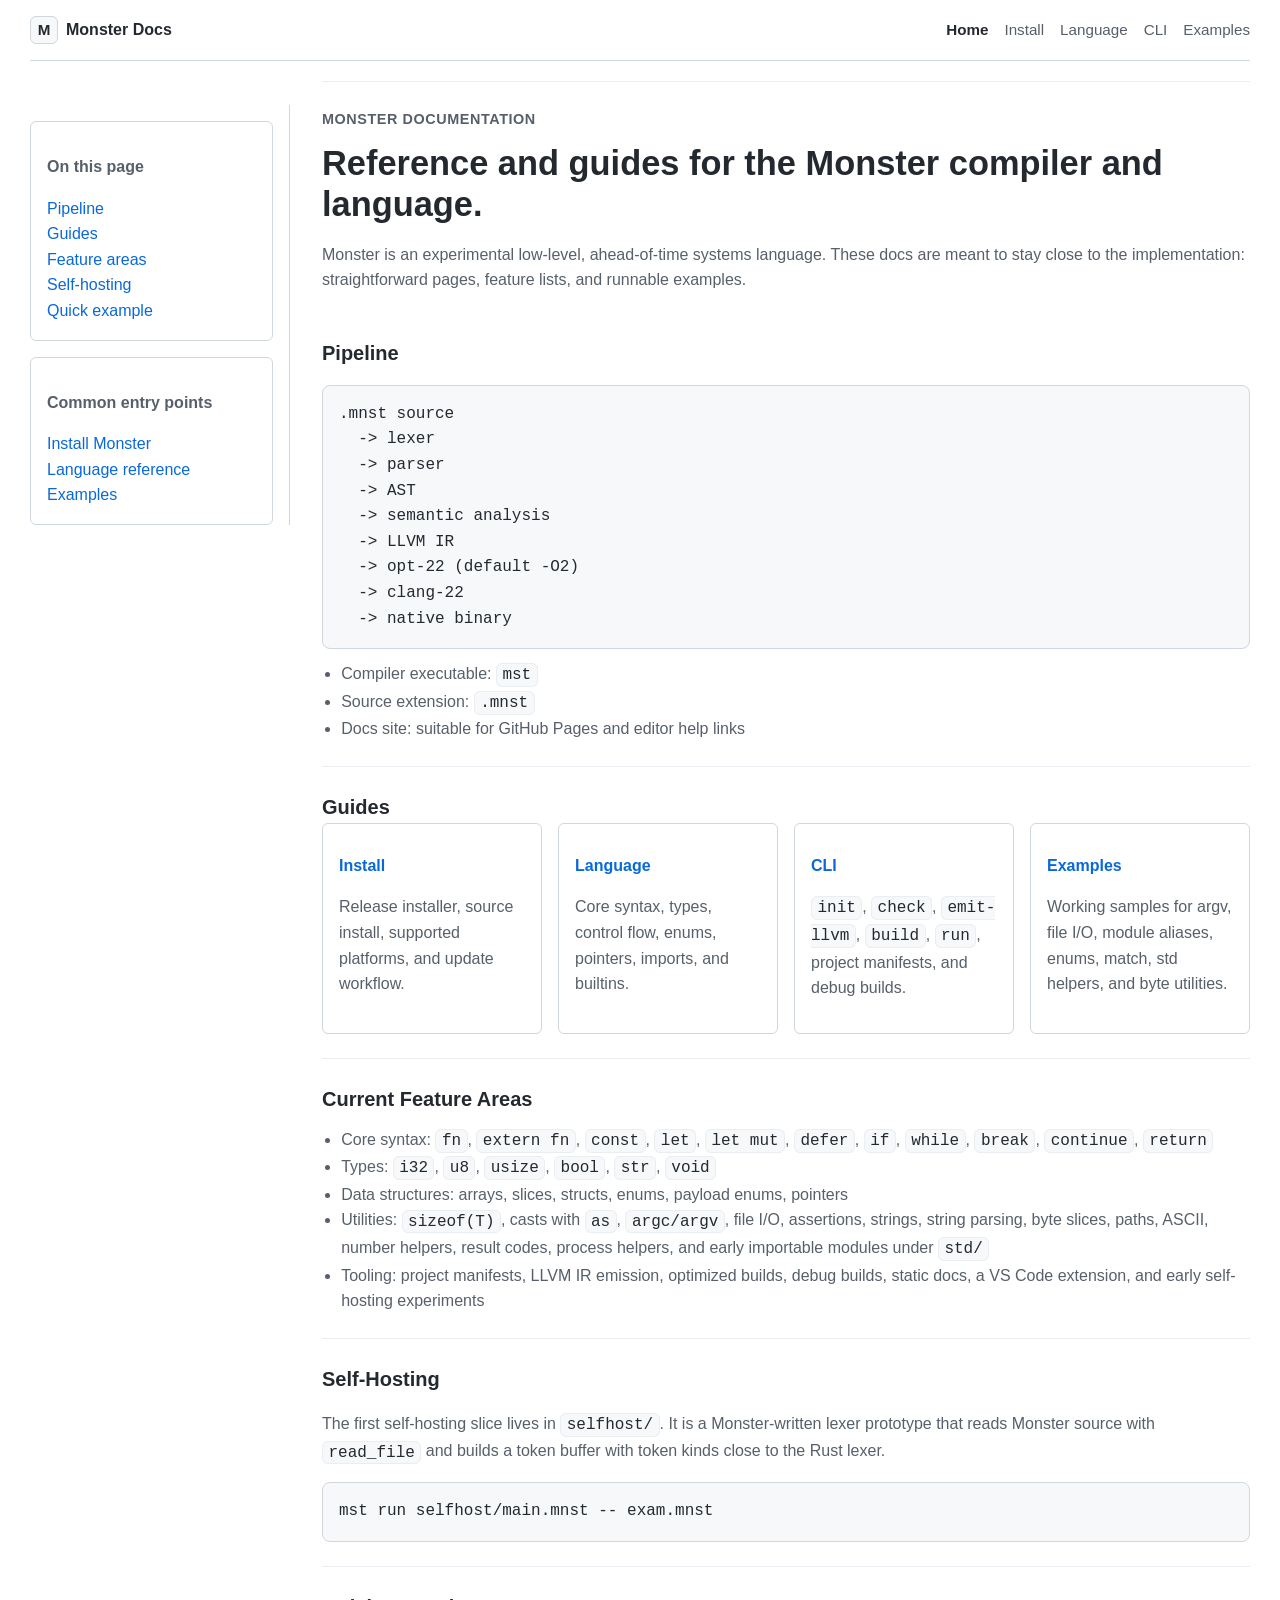
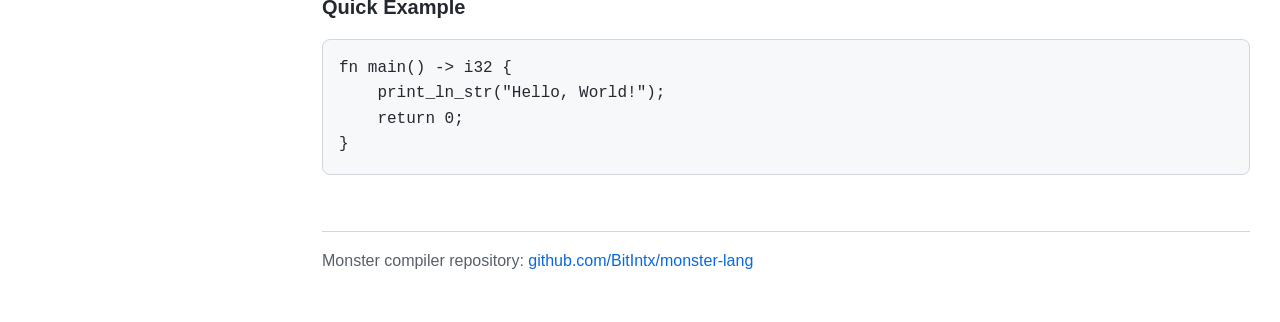
<file: docs/index.html>
<!doctype html>
<html lang="en">
  <head>
    <meta charset="utf-8">
    <meta name="viewport" content="width=device-width, initial-scale=1">
    <title>Monster Docs</title>
    <link rel="stylesheet" href="./styles.css">
  </head>
  <body>
    <div class="site-shell">
      <header class="topbar">
        <a class="brand" href="./index.html">
          <span class="brand-mark">M</span>
          <span>Monster Docs</span>
        </a>
        <nav class="nav" aria-label="Primary">
          <a aria-current="page" href="./index.html">Home</a>
          <a href="./install.html">Install</a>
          <a href="./language.html">Language</a>
          <a href="./cli.html">CLI</a>
          <a href="./examples.html">Examples</a>
        </nav>
      </header>

      <main class="layout">
        <div>
          <section class="page-header">
            <span class="eyebrow">Monster documentation</span>
            <h1>Reference and guides for the Monster compiler and language.</h1>
            <p>
              Monster is an experimental low-level, ahead-of-time systems language. These docs are meant
              to stay close to the implementation: straightforward pages, feature lists, and runnable examples.
            </p>
          </section>

          <section class="section" id="pipeline">
            <h2>Pipeline</h2>
            <pre><code>.mnst source
  -> lexer
  -> parser
  -> AST
  -> semantic analysis
  -> LLVM IR
  -> opt-22 (default -O2)
  -> clang-22
  -> native binary</code></pre>
            <ul>
              <li>Compiler executable: <code>mst</code></li>
              <li>Source extension: <code>.mnst</code></li>
              <li>Docs site: suitable for GitHub Pages and editor help links</li>
            </ul>
          </section>

          <section class="section" id="guides">
            <h2>Guides</h2>
            <div class="doc-grid" aria-label="Guides">
            <article class="card">
              <h3><a href="./install.html">Install</a></h3>
              <p>Release installer, source install, supported platforms, and update workflow.</p>
            </article>
            <article class="card">
              <h3><a href="./language.html">Language</a></h3>
              <p>Core syntax, types, control flow, enums, pointers, imports, and builtins.</p>
            </article>
            <article class="card">
              <h3><a href="./cli.html">CLI</a></h3>
              <p><code>init</code>, <code>check</code>, <code>emit-llvm</code>, <code>build</code>, <code>run</code>, project manifests, and debug builds.</p>
            </article>
            <article class="card">
              <h3><a href="./examples.html">Examples</a></h3>
              <p>Working samples for argv, file I/O, module aliases, enums, match, std helpers, and byte utilities.</p>
            </article>
            </div>
          </section>

          <section class="section" id="features">
            <h2>Current Feature Areas</h2>
            <ul>
              <li>Core syntax: <code>fn</code>, <code>extern fn</code>, <code>const</code>, <code>let</code>, <code>let mut</code>, <code>defer</code>, <code>if</code>, <code>while</code>, <code>break</code>, <code>continue</code>, <code>return</code></li>
              <li>Types: <code>i32</code>, <code>u8</code>, <code>usize</code>, <code>bool</code>, <code>str</code>, <code>void</code></li>
              <li>Data structures: arrays, slices, structs, enums, payload enums, pointers</li>
              <li>Utilities: <code>sizeof(T)</code>, casts with <code>as</code>, <code>argc/argv</code>, file I/O, assertions, strings, string parsing, byte slices, paths, ASCII, number helpers, result codes, process helpers, and early importable modules under <code>std/</code></li>
              <li>Tooling: project manifests, LLVM IR emission, optimized builds, debug builds, static docs, a VS Code extension, and early self-hosting experiments</li>
            </ul>
          </section>

          <section class="section" id="self-hosting">
            <h2>Self-Hosting</h2>
            <p>
              The first self-hosting slice lives in <code>selfhost/</code>. It is a Monster-written lexer
              prototype that reads Monster source with <code>read_file</code> and builds a token buffer
              with token kinds close to the Rust lexer.
            </p>
            <pre><code>mst run selfhost/main.mnst -- exam.mnst</code></pre>
          </section>

          <section class="section" id="quick-example">
            <h2>Quick Example</h2>
            <pre><code>fn main() -> i32 {
    print_ln_str("Hello, World!");
    return 0;
}</code></pre>
          </section>

          <footer class="footer">
            Monster compiler repository:
            <a href="https://github.com/BitIntx/monster-lang">github.com/BitIntx/monster-lang</a>
          </footer>
        </div>

        <aside class="sidebar">
          <div class="note">
            <p><strong>On this page</strong></p>
            <ul class="toc-list">
              <li><a href="#pipeline">Pipeline</a></li>
              <li><a href="#guides">Guides</a></li>
              <li><a href="#features">Feature areas</a></li>
              <li><a href="#self-hosting">Self-hosting</a></li>
              <li><a href="#quick-example">Quick example</a></li>
            </ul>
          </div>
          <div class="note">
            <p><strong>Common entry points</strong></p>
            <ul class="link-list">
              <li><a href="./install.html">Install Monster</a></li>
              <li><a href="./language.html">Language reference</a></li>
              <li><a href="./examples.html">Examples</a></li>
            </ul>
          </div>
        </aside>
      </main>
    </div>
  </body>
</html>
</file>
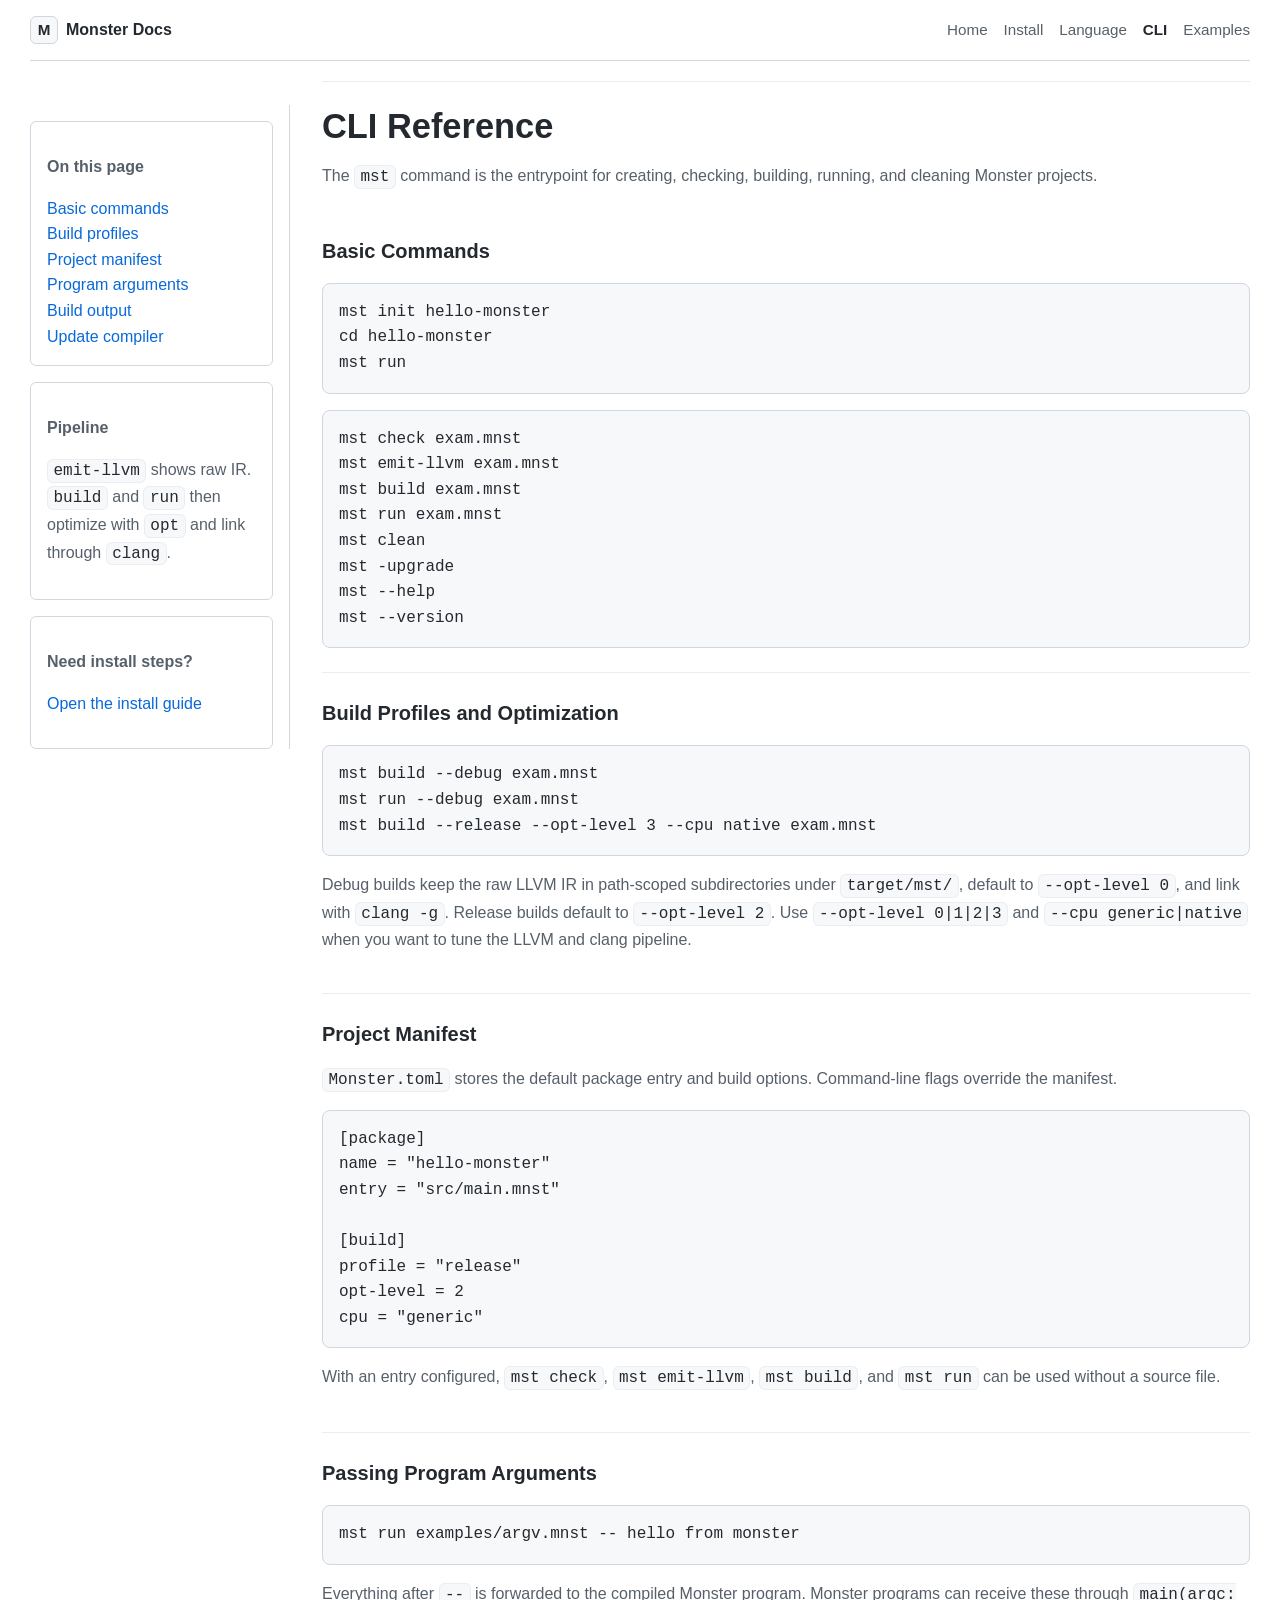
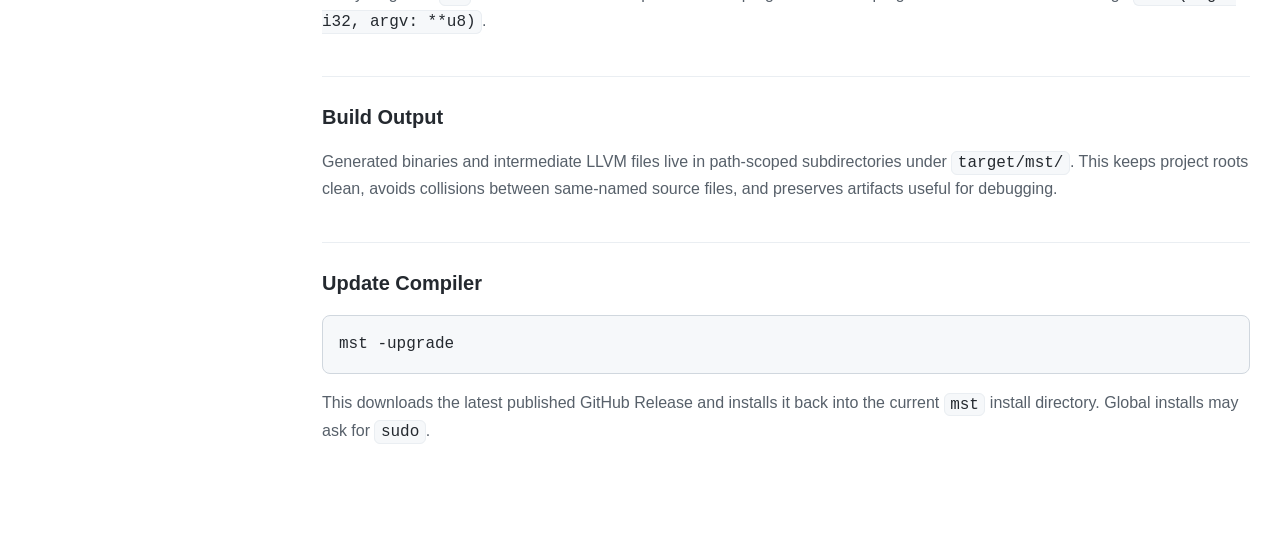
<file: docs/cli.html>
<!doctype html>
<html lang="en">
  <head>
    <meta charset="utf-8">
    <meta name="viewport" content="width=device-width, initial-scale=1">
    <title>CLI · Monster Docs</title>
    <link rel="stylesheet" href="./styles.css">
  </head>
  <body>
    <div class="site-shell">
      <header class="topbar">
        <a class="brand" href="./index.html">
          <span class="brand-mark">M</span>
          <span>Monster Docs</span>
        </a>
        <nav class="nav" aria-label="Primary">
          <a href="./index.html">Home</a>
          <a href="./install.html">Install</a>
          <a href="./language.html">Language</a>
          <a aria-current="page" href="./cli.html">CLI</a>
          <a href="./examples.html">Examples</a>
        </nav>
      </header>

      <main class="layout">
        <div>
          <section class="page-header">
            <h1>CLI Reference</h1>
            <p>The <code>mst</code> command is the entrypoint for creating, checking, building, running, and cleaning Monster projects.</p>
          </section>

          <section class="section" id="basic">
            <h2>Basic Commands</h2>
            <pre><code>mst init hello-monster
cd hello-monster
mst run</code></pre>
            <pre><code>mst check exam.mnst
mst emit-llvm exam.mnst
mst build exam.mnst
mst run exam.mnst
mst clean
mst -upgrade
mst --help
mst --version</code></pre>
          </section>

          <section class="section" id="debug">
            <h2>Build Profiles and Optimization</h2>
            <pre><code>mst build --debug exam.mnst
mst run --debug exam.mnst
mst build --release --opt-level 3 --cpu native exam.mnst</code></pre>
            <p>
              Debug builds keep the raw LLVM IR in path-scoped subdirectories under <code>target/mst/</code>, default to <code>--opt-level 0</code>,
              and link with <code>clang -g</code>. Release builds default to <code>--opt-level 2</code>.
              Use <code>--opt-level 0|1|2|3</code> and <code>--cpu generic|native</code> when you want
              to tune the LLVM and clang pipeline.
            </p>
          </section>

          <section class="section" id="manifest">
            <h2>Project Manifest</h2>
            <p>
              <code>Monster.toml</code> stores the default package entry and build options. Command-line
              flags override the manifest.
            </p>
            <pre><code>[package]
name = "hello-monster"
entry = "src/main.mnst"

[build]
profile = "release"
opt-level = 2
cpu = "generic"</code></pre>
            <p>
              With an entry configured, <code>mst check</code>, <code>mst emit-llvm</code>,
              <code>mst build</code>, and <code>mst run</code> can be used without a source file.
            </p>
          </section>

          <section class="section" id="args">
            <h2>Passing Program Arguments</h2>
            <pre><code>mst run examples/argv.mnst -- hello from monster</code></pre>
            <p>
              Everything after <code>--</code> is forwarded to the compiled Monster program. Monster
              programs can receive these through <code>main(argc: i32, argv: **u8)</code>.
            </p>
          </section>

          <section class="section" id="output">
            <h2>Build Output</h2>
            <p>
              Generated binaries and intermediate LLVM files live in path-scoped subdirectories under <code>target/mst/</code>.
              This keeps project roots clean, avoids collisions between same-named source files, and preserves artifacts useful for debugging.
            </p>
          </section>

          <section class="section" id="upgrade">
            <h2>Update Compiler</h2>
            <pre><code>mst -upgrade</code></pre>
            <p>
              This downloads the latest published GitHub Release and installs it back into the
              current <code>mst</code> install directory. Global installs may ask for <code>sudo</code>.
            </p>
          </section>
        </div>

        <aside class="sidebar">
          <div class="note">
            <p><strong>On this page</strong></p>
            <ul class="toc-list">
              <li><a href="#basic">Basic commands</a></li>
              <li><a href="#debug">Build profiles</a></li>
              <li><a href="#manifest">Project manifest</a></li>
              <li><a href="#args">Program arguments</a></li>
              <li><a href="#output">Build output</a></li>
              <li><a href="#upgrade">Update compiler</a></li>
            </ul>
          </div>
          <div class="note">
            <p><strong>Pipeline</strong></p>
            <p><code>emit-llvm</code> shows raw IR. <code>build</code> and <code>run</code> then optimize with <code>opt</code> and link through <code>clang</code>.</p>
          </div>
          <div class="note">
            <p><strong>Need install steps?</strong></p>
            <p><a href="./install.html">Open the install guide</a></p>
          </div>
        </aside>
      </main>
    </div>
  </body>
</html>
</file>
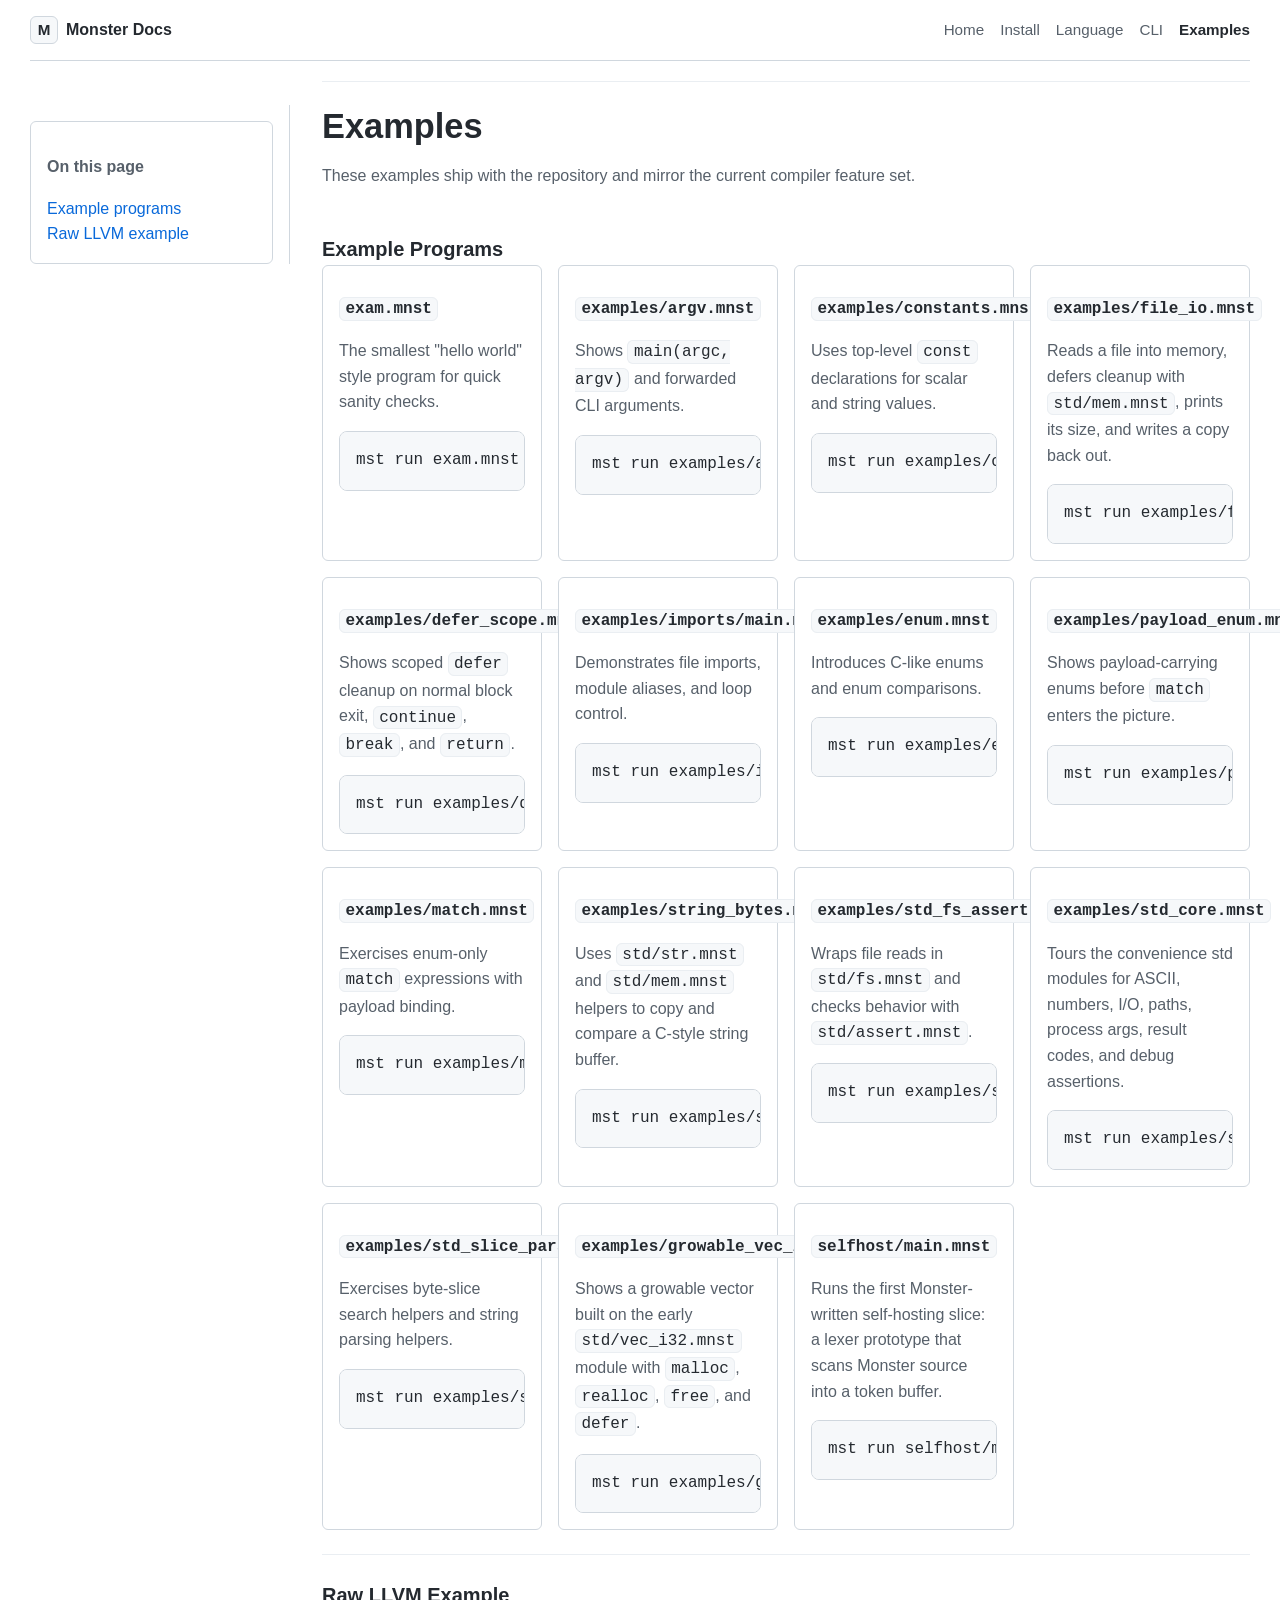
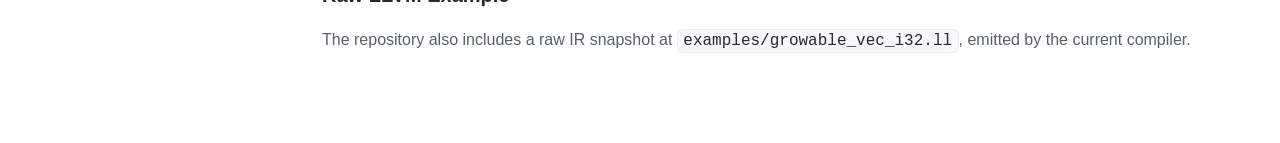
<file: docs/examples.html>
<!doctype html>
<html lang="en">
  <head>
    <meta charset="utf-8">
    <meta name="viewport" content="width=device-width, initial-scale=1">
    <title>Examples · Monster Docs</title>
    <link rel="stylesheet" href="./styles.css">
  </head>
  <body>
    <div class="site-shell">
      <header class="topbar">
        <a class="brand" href="./index.html">
          <span class="brand-mark">M</span>
          <span>Monster Docs</span>
        </a>
        <nav class="nav" aria-label="Primary">
          <a href="./index.html">Home</a>
          <a href="./install.html">Install</a>
          <a href="./language.html">Language</a>
          <a href="./cli.html">CLI</a>
          <a aria-current="page" href="./examples.html">Examples</a>
        </nav>
      </header>

      <main class="layout">
        <div>
          <section class="page-header">
            <h1>Examples</h1>
            <p>These examples ship with the repository and mirror the current compiler feature set.</p>
          </section>

          <section class="section" id="example-list">
            <h2>Example Programs</h2>
            <div class="card-grid">
          <article class="card">
            <h3><code>exam.mnst</code></h3>
            <p>The smallest "hello world" style program for quick sanity checks.</p>
            <pre><code>mst run exam.mnst</code></pre>
          </article>

          <article class="card">
            <h3><code>examples/argv.mnst</code></h3>
            <p>Shows <code>main(argc, argv)</code> and forwarded CLI arguments.</p>
            <pre><code>mst run examples/argv.mnst -- hello</code></pre>
          </article>

          <article class="card">
            <h3><code>examples/constants.mnst</code></h3>
            <p>Uses top-level <code>const</code> declarations for scalar and string values.</p>
            <pre><code>mst run examples/constants.mnst</code></pre>
          </article>

          <article class="card">
            <h3><code>examples/file_io.mnst</code></h3>
            <p>Reads a file into memory, defers cleanup with <code>std/mem.mnst</code>, prints its size, and writes a copy back out.</p>
            <pre><code>mst run examples/file_io.mnst -- exam.mnst</code></pre>
          </article>

          <article class="card">
            <h3><code>examples/defer_scope.mnst</code></h3>
            <p>Shows scoped <code>defer</code> cleanup on normal block exit, <code>continue</code>, <code>break</code>, and <code>return</code>.</p>
            <pre><code>mst run examples/defer_scope.mnst</code></pre>
          </article>

          <article class="card">
            <h3><code>examples/imports/main.mnst</code></h3>
            <p>Demonstrates file imports, module aliases, and loop control.</p>
            <pre><code>mst run examples/imports/main.mnst</code></pre>
          </article>

          <article class="card">
            <h3><code>examples/enum.mnst</code></h3>
            <p>Introduces C-like enums and enum comparisons.</p>
            <pre><code>mst run examples/enum.mnst</code></pre>
          </article>

          <article class="card">
            <h3><code>examples/payload_enum.mnst</code></h3>
            <p>Shows payload-carrying enums before <code>match</code> enters the picture.</p>
            <pre><code>mst run examples/payload_enum.mnst</code></pre>
          </article>

          <article class="card">
            <h3><code>examples/match.mnst</code></h3>
            <p>Exercises enum-only <code>match</code> expressions with payload binding.</p>
            <pre><code>mst run examples/match.mnst</code></pre>
          </article>

          <article class="card">
            <h3><code>examples/string_bytes.mnst</code></h3>
            <p>Uses <code>std/str.mnst</code> and <code>std/mem.mnst</code> helpers to copy and compare a C-style string buffer.</p>
            <pre><code>mst run examples/string_bytes.mnst</code></pre>
          </article>

          <article class="card">
            <h3><code>examples/std_fs_assert.mnst</code></h3>
            <p>Wraps file reads in <code>std/fs.mnst</code> and checks behavior with <code>std/assert.mnst</code>.</p>
            <pre><code>mst run examples/std_fs_assert.mnst</code></pre>
          </article>

          <article class="card">
            <h3><code>examples/std_core.mnst</code></h3>
            <p>Tours the convenience std modules for ASCII, numbers, I/O, paths, process args, result codes, and debug assertions.</p>
            <pre><code>mst run examples/std_core.mnst</code></pre>
          </article>

          <article class="card">
            <h3><code>examples/std_slice_parse.mnst</code></h3>
            <p>Exercises byte-slice search helpers and string parsing helpers.</p>
            <pre><code>mst run examples/std_slice_parse.mnst</code></pre>
          </article>

          <article class="card">
            <h3><code>examples/growable_vec_i32.mnst</code></h3>
            <p>Shows a growable vector built on the early <code>std/vec_i32.mnst</code> module with <code>malloc</code>, <code>realloc</code>, <code>free</code>, and <code>defer</code>.</p>
            <pre><code>mst run examples/growable_vec_i32.mnst</code></pre>
          </article>

          <article class="card">
            <h3><code>selfhost/main.mnst</code></h3>
            <p>Runs the first Monster-written self-hosting slice: a lexer prototype that scans Monster source into a token buffer.</p>
            <pre><code>mst run selfhost/main.mnst -- exam.mnst</code></pre>
          </article>
            </div>
          </section>

          <section class="section" id="raw-llvm">
            <h2>Raw LLVM Example</h2>
            <p>
            The repository also includes a raw IR snapshot at
            <code>examples/growable_vec_i32.ll</code>, emitted by the current compiler.
            </p>
          </section>
        </div>

        <aside class="sidebar">
          <div class="note">
            <p><strong>On this page</strong></p>
            <ul class="toc-list">
              <li><a href="#example-list">Example programs</a></li>
              <li><a href="#raw-llvm">Raw LLVM example</a></li>
            </ul>
          </div>
        </aside>
      </main>
    </div>
  </body>
</html>
</file>
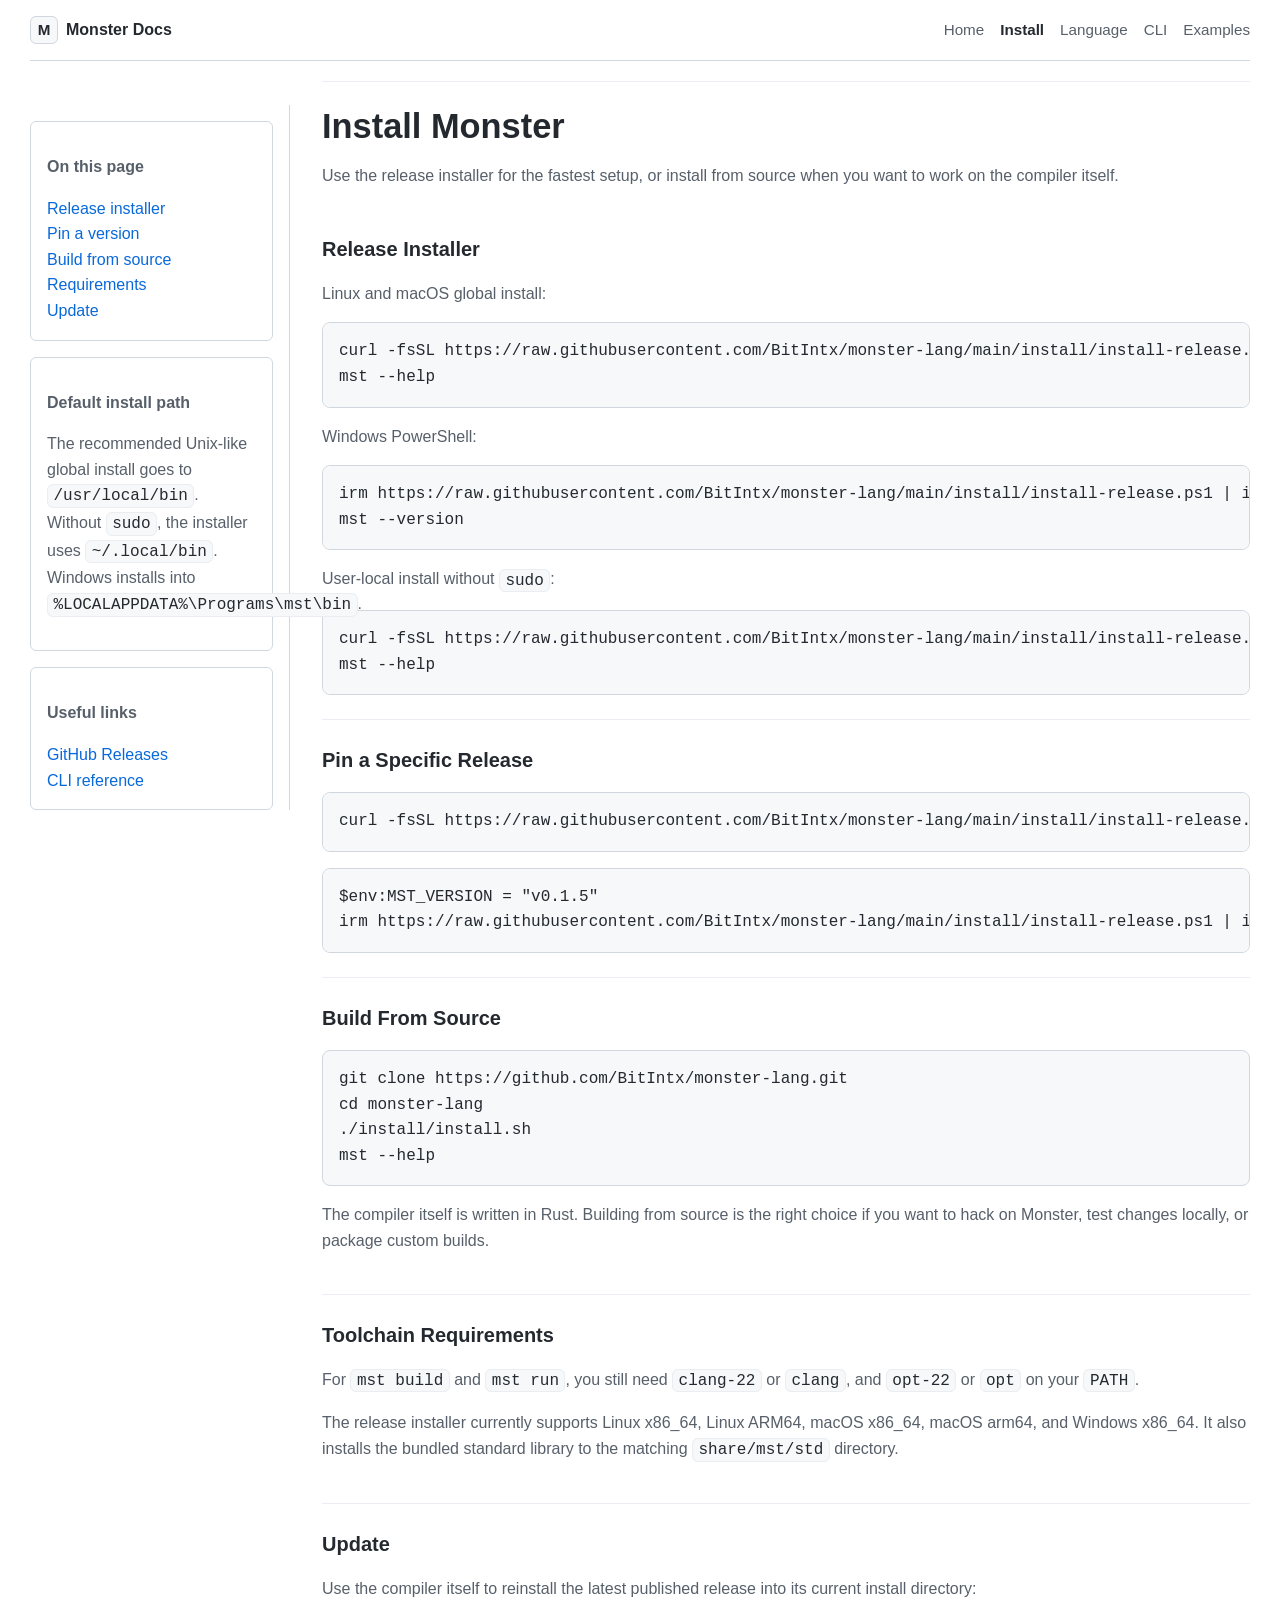
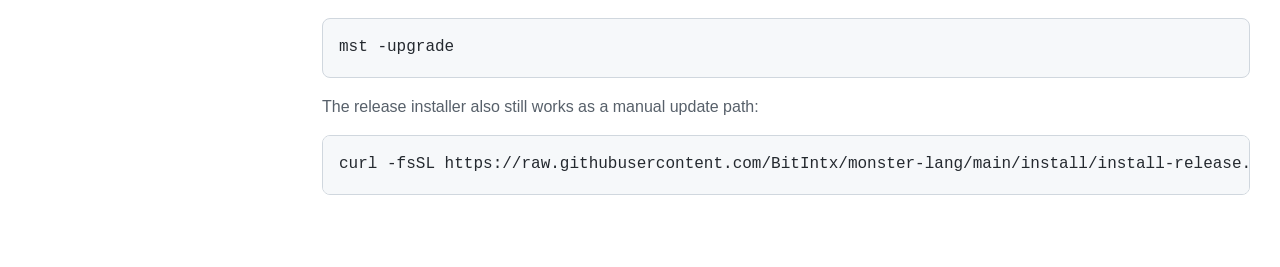
<file: docs/install.html>
<!doctype html>
<html lang="en">
  <head>
    <meta charset="utf-8">
    <meta name="viewport" content="width=device-width, initial-scale=1">
    <title>Install · Monster Docs</title>
    <link rel="stylesheet" href="./styles.css">
  </head>
  <body>
    <div class="site-shell">
      <header class="topbar">
        <a class="brand" href="./index.html">
          <span class="brand-mark">M</span>
          <span>Monster Docs</span>
        </a>
        <nav class="nav" aria-label="Primary">
          <a href="./index.html">Home</a>
          <a aria-current="page" href="./install.html">Install</a>
          <a href="./language.html">Language</a>
          <a href="./cli.html">CLI</a>
          <a href="./examples.html">Examples</a>
        </nav>
      </header>

      <main class="layout">
        <div>
          <section class="page-header">
            <h1>Install Monster</h1>
            <p>Use the release installer for the fastest setup, or install from source when you want to work on the compiler itself.</p>
          </section>

          <section class="section" id="release">
            <h2>Release Installer</h2>
            <p>Linux and macOS global install:</p>
            <pre><code>curl -fsSL https://raw.githubusercontent.com/BitIntx/monster-lang/main/install/install-release.sh | sudo env PREFIX=/usr/local bash
mst --help</code></pre>
            <p>Windows PowerShell:</p>
            <pre><code>irm https://raw.githubusercontent.com/BitIntx/monster-lang/main/install/install-release.ps1 | iex
mst --version</code></pre>
            <p>User-local install without <code>sudo</code>:</p>
            <pre><code>curl -fsSL https://raw.githubusercontent.com/BitIntx/monster-lang/main/install/install-release.sh | bash
mst --help</code></pre>
          </section>

          <section class="section" id="pinning">
            <h2>Pin a Specific Release</h2>
            <pre><code>curl -fsSL https://raw.githubusercontent.com/BitIntx/monster-lang/main/install/install-release.sh | env MST_VERSION=v0.1.5 bash</code></pre>
            <pre><code>$env:MST_VERSION = "v0.1.5"
irm https://raw.githubusercontent.com/BitIntx/monster-lang/main/install/install-release.ps1 | iex</code></pre>
          </section>

          <section class="section" id="source">
            <h2>Build From Source</h2>
            <pre><code>git clone https://github.com/BitIntx/monster-lang.git
cd monster-lang
./install/install.sh
mst --help</code></pre>
            <p>
              The compiler itself is written in Rust. Building from source is the right choice if
              you want to hack on Monster, test changes locally, or package custom builds.
            </p>
          </section>

          <section class="section" id="requirements">
            <h2>Toolchain Requirements</h2>
            <p>
              For <code>mst build</code> and <code>mst run</code>, you still need
              <code>clang-22</code> or <code>clang</code>, and <code>opt-22</code> or <code>opt</code>
              on your <code>PATH</code>.
            </p>
            <p>
              The release installer currently supports Linux x86_64, Linux ARM64, macOS x86_64,
              macOS arm64, and Windows x86_64.
              It also installs the bundled standard library to the matching
              <code>share/mst/std</code> directory.
            </p>
          </section>

          <section class="section" id="update">
            <h2>Update</h2>
            <p>Use the compiler itself to reinstall the latest published release into its current install directory:</p>
            <pre><code>mst -upgrade</code></pre>
            <p>The release installer also still works as a manual update path:</p>
            <pre><code>curl -fsSL https://raw.githubusercontent.com/BitIntx/monster-lang/main/install/install-release.sh | sudo env PREFIX=/usr/local bash</code></pre>
          </section>
        </div>

        <aside class="sidebar">
          <div class="note">
            <p><strong>On this page</strong></p>
            <ul class="toc-list">
              <li><a href="#release">Release installer</a></li>
              <li><a href="#pinning">Pin a version</a></li>
              <li><a href="#source">Build from source</a></li>
              <li><a href="#requirements">Requirements</a></li>
              <li><a href="#update">Update</a></li>
            </ul>
          </div>
          <div class="note">
            <p><strong>Default install path</strong></p>
            <p>The recommended Unix-like global install goes to <code>/usr/local/bin</code>. Without <code>sudo</code>, the installer uses <code>~/.local/bin</code>. Windows installs into <code>%LOCALAPPDATA%\Programs\mst\bin</code>.</p>
          </div>
          <div class="note">
            <p><strong>Useful links</strong></p>
            <ul class="link-list">
              <li><a href="https://github.com/BitIntx/monster-lang/releases">GitHub Releases</a></li>
              <li><a href="./cli.html">CLI reference</a></li>
            </ul>
          </div>
        </aside>
      </main>
    </div>
  </body>
</html>
</file>
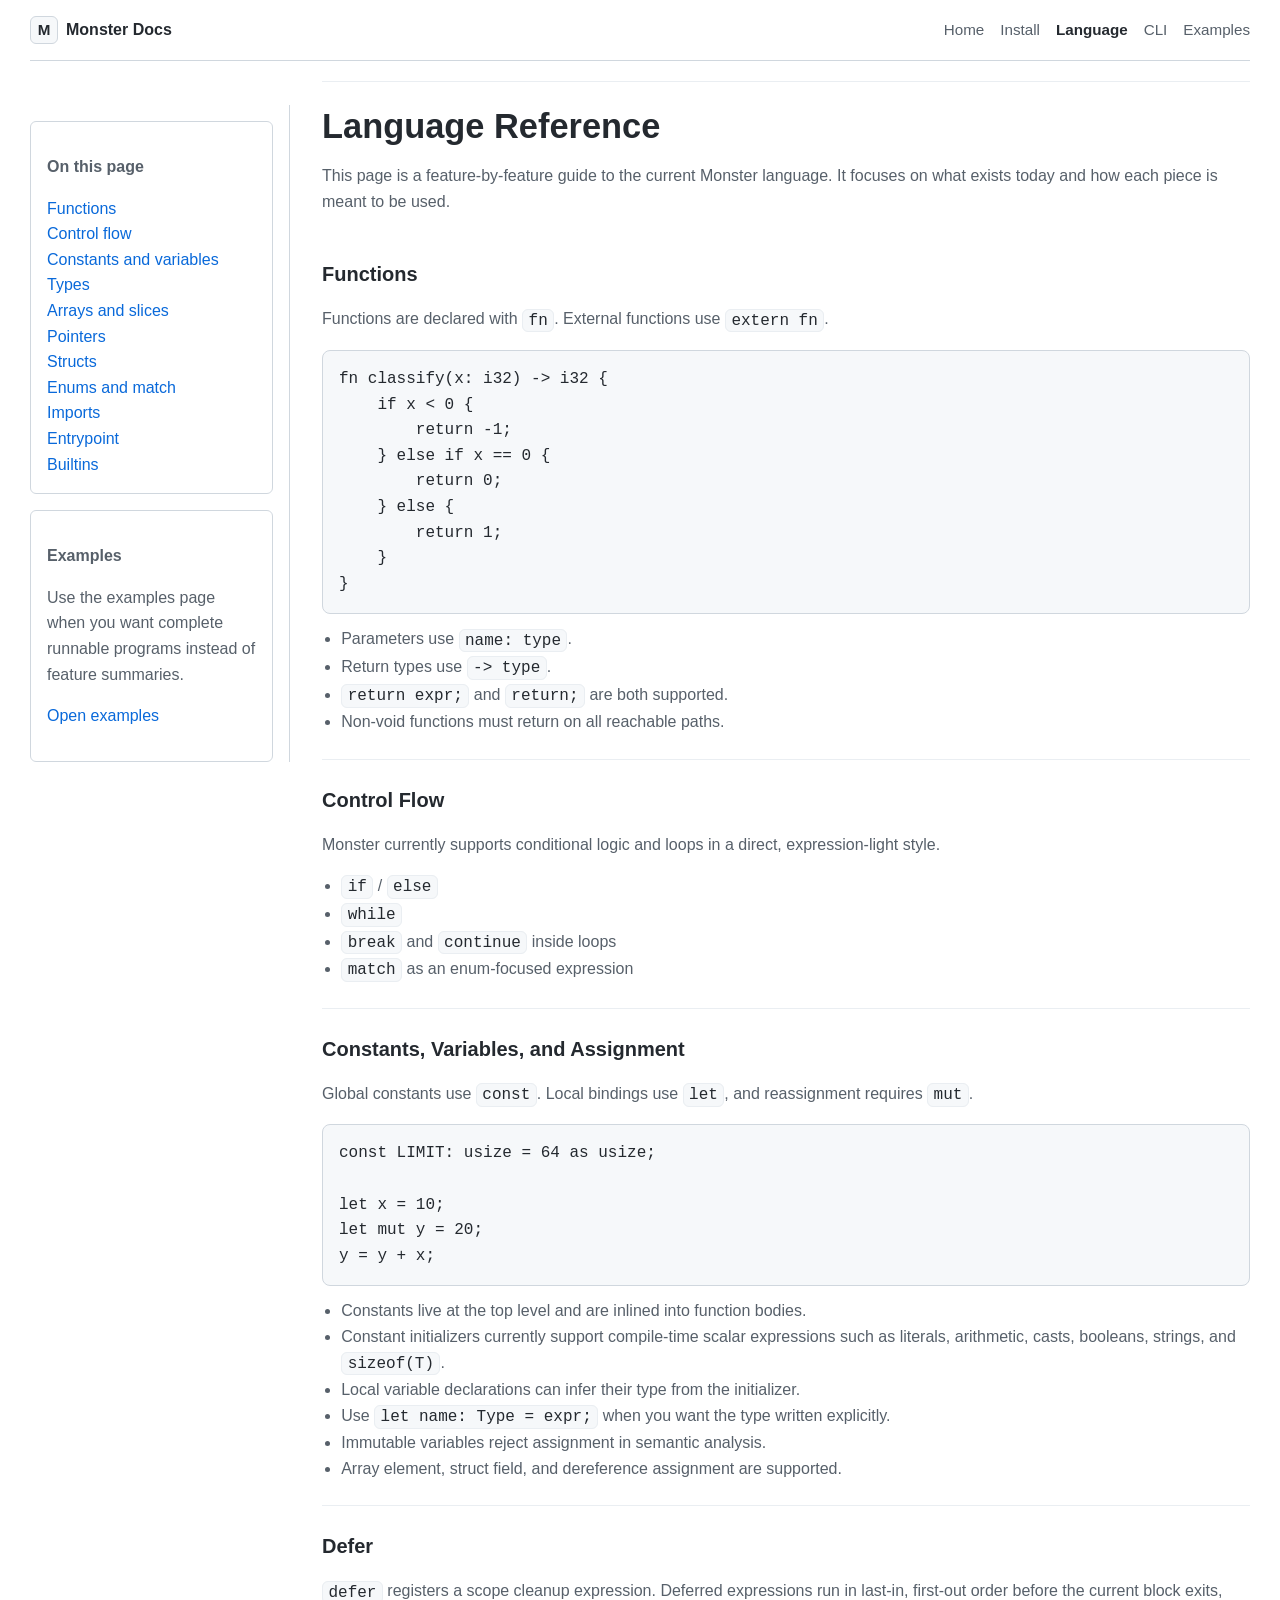
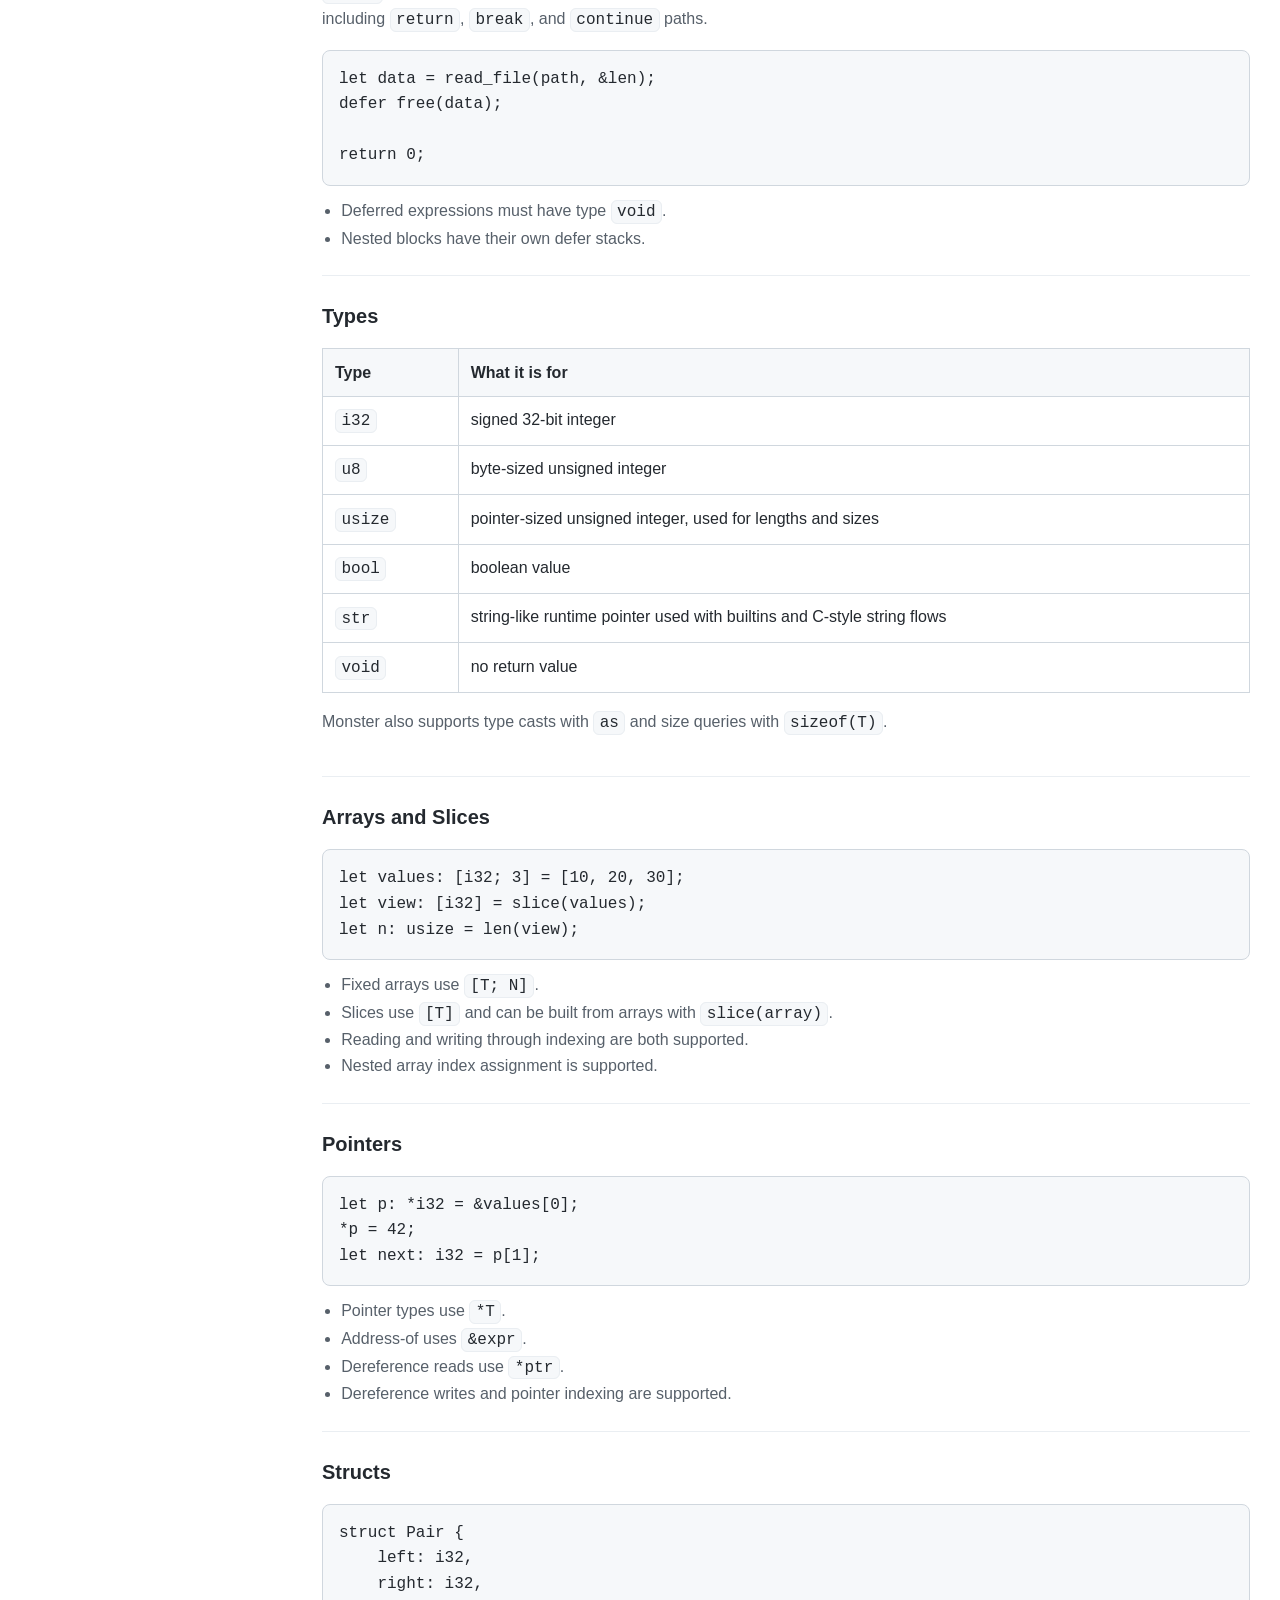
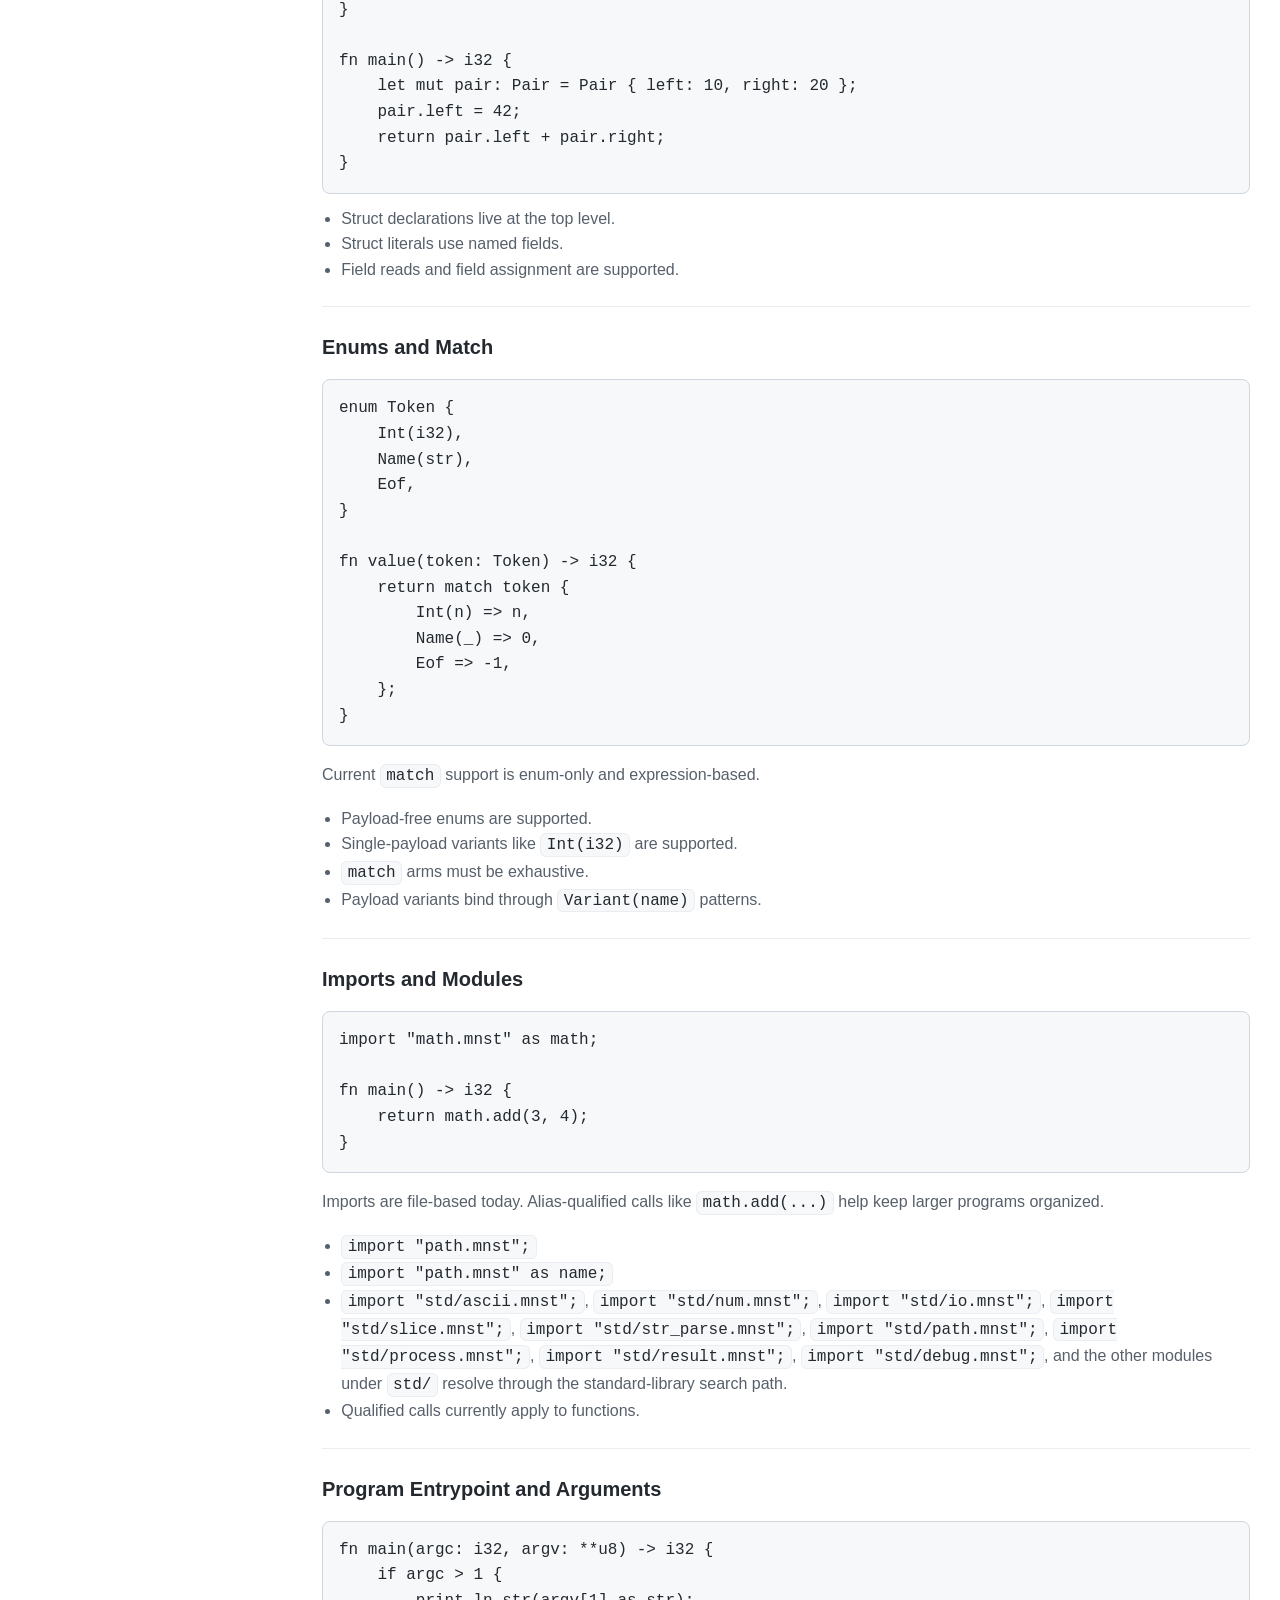
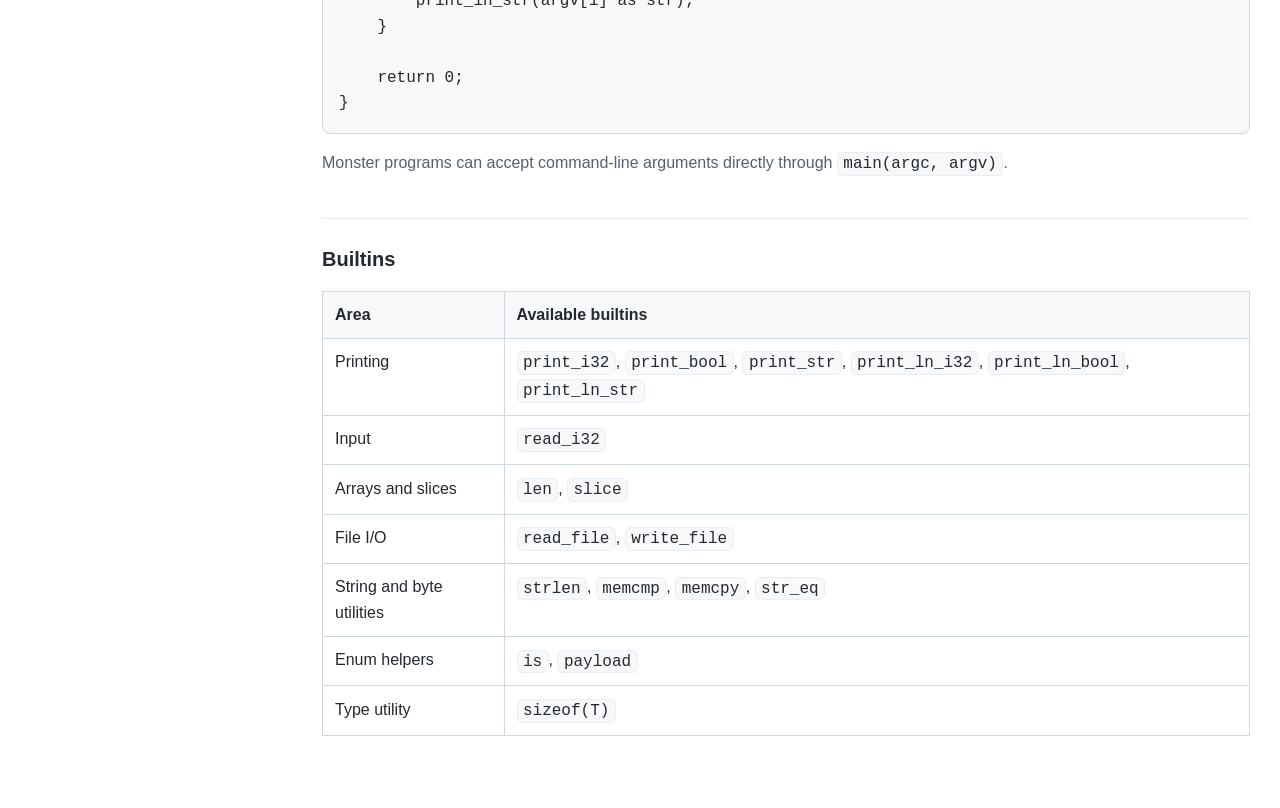
<file: docs/language.html>
<!doctype html>
<html lang="en">
  <head>
    <meta charset="utf-8">
    <meta name="viewport" content="width=device-width, initial-scale=1">
    <title>Language · Monster Docs</title>
    <link rel="stylesheet" href="./styles.css">
  </head>
  <body>
    <div class="site-shell">
      <header class="topbar">
        <a class="brand" href="./index.html">
          <span class="brand-mark">M</span>
          <span>Monster Docs</span>
        </a>
        <nav class="nav" aria-label="Primary">
          <a href="./index.html">Home</a>
          <a href="./install.html">Install</a>
          <a aria-current="page" href="./language.html">Language</a>
          <a href="./cli.html">CLI</a>
          <a href="./examples.html">Examples</a>
        </nav>
      </header>

      <main class="layout">
        <div>
          <section class="page-header">
            <h1>Language Reference</h1>
            <p>This page is a feature-by-feature guide to the current Monster language. It focuses on what exists today and how each piece is meant to be used.</p>
          </section>

          <section class="section" id="functions">
            <h2>Functions</h2>
            <p>Functions are declared with <code>fn</code>. External functions use <code>extern fn</code>.</p>
            <pre><code>fn classify(x: i32) -> i32 {
    if x &lt; 0 {
        return -1;
    } else if x == 0 {
        return 0;
    } else {
        return 1;
    }
}</code></pre>
            <ul>
              <li>Parameters use <code>name: type</code>.</li>
              <li>Return types use <code>-> type</code>.</li>
              <li><code>return expr;</code> and <code>return;</code> are both supported.</li>
              <li>Non-void functions must return on all reachable paths.</li>
            </ul>
          </section>

          <section class="section" id="control-flow">
            <h2>Control Flow</h2>
            <p>Monster currently supports conditional logic and loops in a direct, expression-light style.</p>
            <ul>
              <li><code>if</code> / <code>else</code></li>
              <li><code>while</code></li>
              <li><code>break</code> and <code>continue</code> inside loops</li>
              <li><code>match</code> as an enum-focused expression</li>
            </ul>
          </section>

          <section class="section" id="variables">
            <h2>Constants, Variables, and Assignment</h2>
            <p>Global constants use <code>const</code>. Local bindings use <code>let</code>, and reassignment requires <code>mut</code>.</p>
            <pre><code>const LIMIT: usize = 64 as usize;

let x = 10;
let mut y = 20;
y = y + x;</code></pre>
            <ul>
              <li>Constants live at the top level and are inlined into function bodies.</li>
              <li>Constant initializers currently support compile-time scalar expressions such as literals, arithmetic, casts, booleans, strings, and <code>sizeof(T)</code>.</li>
              <li>Local variable declarations can infer their type from the initializer.</li>
              <li>Use <code>let name: Type = expr;</code> when you want the type written explicitly.</li>
              <li>Immutable variables reject assignment in semantic analysis.</li>
              <li>Array element, struct field, and dereference assignment are supported.</li>
            </ul>
          </section>

          <section class="section" id="defer">
            <h2>Defer</h2>
            <p><code>defer</code> registers a scope cleanup expression. Deferred expressions run in last-in, first-out order before the current block exits, including <code>return</code>, <code>break</code>, and <code>continue</code> paths.</p>
            <pre><code>let data = read_file(path, &amp;len);
defer free(data);

return 0;</code></pre>
            <ul>
              <li>Deferred expressions must have type <code>void</code>.</li>
              <li>Nested blocks have their own defer stacks.</li>
            </ul>
          </section>

          <section class="section" id="types">
            <h2>Types</h2>
            <table>
              <thead>
                <tr>
                  <th>Type</th>
                  <th>What it is for</th>
                </tr>
              </thead>
              <tbody>
                <tr>
                  <td><code>i32</code></td>
                  <td>signed 32-bit integer</td>
                </tr>
                <tr>
                  <td><code>u8</code></td>
                  <td>byte-sized unsigned integer</td>
                </tr>
                <tr>
                  <td><code>usize</code></td>
                  <td>pointer-sized unsigned integer, used for lengths and sizes</td>
                </tr>
                <tr>
                  <td><code>bool</code></td>
                  <td>boolean value</td>
                </tr>
                <tr>
                  <td><code>str</code></td>
                  <td>string-like runtime pointer used with builtins and C-style string flows</td>
                </tr>
                <tr>
                  <td><code>void</code></td>
                  <td>no return value</td>
                </tr>
              </tbody>
            </table>
            <p>Monster also supports type casts with <code>as</code> and size queries with <code>sizeof(T)</code>.</p>
          </section>

          <section class="section" id="arrays">
            <h2>Arrays and Slices</h2>
            <pre><code>let values: [i32; 3] = [10, 20, 30];
let view: [i32] = slice(values);
let n: usize = len(view);</code></pre>
            <ul>
              <li>Fixed arrays use <code>[T; N]</code>.</li>
              <li>Slices use <code>[T]</code> and can be built from arrays with <code>slice(array)</code>.</li>
              <li>Reading and writing through indexing are both supported.</li>
              <li>Nested array index assignment is supported.</li>
            </ul>
          </section>

          <section class="section" id="pointers">
            <h2>Pointers</h2>
            <pre><code>let p: *i32 = &amp;values[0];
*p = 42;
let next: i32 = p[1];</code></pre>
            <ul>
              <li>Pointer types use <code>*T</code>.</li>
              <li>Address-of uses <code>&amp;expr</code>.</li>
              <li>Dereference reads use <code>*ptr</code>.</li>
              <li>Dereference writes and pointer indexing are supported.</li>
            </ul>
          </section>

          <section class="section" id="structs">
            <h2>Structs</h2>
            <pre><code>struct Pair {
    left: i32,
    right: i32,
}

fn main() -> i32 {
    let mut pair: Pair = Pair { left: 10, right: 20 };
    pair.left = 42;
    return pair.left + pair.right;
}</code></pre>
            <ul>
              <li>Struct declarations live at the top level.</li>
              <li>Struct literals use named fields.</li>
              <li>Field reads and field assignment are supported.</li>
            </ul>
          </section>

          <section class="section" id="enums">
            <h2>Enums and Match</h2>
            <pre><code>enum Token {
    Int(i32),
    Name(str),
    Eof,
}

fn value(token: Token) -> i32 {
    return match token {
        Int(n) =&gt; n,
        Name(_) =&gt; 0,
        Eof =&gt; -1,
    };
}</code></pre>
            <p>
              Current <code>match</code> support is enum-only and expression-based.
            </p>
            <ul>
              <li>Payload-free enums are supported.</li>
              <li>Single-payload variants like <code>Int(i32)</code> are supported.</li>
              <li><code>match</code> arms must be exhaustive.</li>
              <li>Payload variants bind through <code>Variant(name)</code> patterns.</li>
            </ul>
          </section>

          <section class="section" id="imports">
            <h2>Imports and Modules</h2>
            <pre><code>import "math.mnst" as math;

fn main() -> i32 {
    return math.add(3, 4);
}</code></pre>
            <p>
              Imports are file-based today. Alias-qualified calls like <code>math.add(...)</code> help keep
              larger programs organized.
            </p>
            <ul>
              <li><code>import "path.mnst";</code></li>
              <li><code>import "path.mnst" as name;</code></li>
              <li><code>import "std/ascii.mnst";</code>, <code>import "std/num.mnst";</code>, <code>import "std/io.mnst";</code>, <code>import "std/slice.mnst";</code>, <code>import "std/str_parse.mnst";</code>, <code>import "std/path.mnst";</code>, <code>import "std/process.mnst";</code>, <code>import "std/result.mnst";</code>, <code>import "std/debug.mnst";</code>, and the other modules under <code>std/</code> resolve through the standard-library search path.</li>
              <li>Qualified calls currently apply to functions.</li>
            </ul>
          </section>

          <section class="section" id="entrypoint">
            <h2>Program Entrypoint and Arguments</h2>
            <pre><code>fn main(argc: i32, argv: **u8) -> i32 {
    if argc &gt; 1 {
        print_ln_str(argv[1] as str);
    }

    return 0;
}</code></pre>
            <p>Monster programs can accept command-line arguments directly through <code>main(argc, argv)</code>.</p>
          </section>

          <section class="section" id="builtins">
            <h2>Builtins</h2>
            <table>
              <thead>
                <tr>
                  <th>Area</th>
                  <th>Available builtins</th>
                </tr>
              </thead>
              <tbody>
                <tr>
                  <td>Printing</td>
                  <td><code>print_i32</code>, <code>print_bool</code>, <code>print_str</code>, <code>print_ln_i32</code>, <code>print_ln_bool</code>, <code>print_ln_str</code></td>
                </tr>
                <tr>
                  <td>Input</td>
                  <td><code>read_i32</code></td>
                </tr>
                <tr>
                  <td>Arrays and slices</td>
                  <td><code>len</code>, <code>slice</code></td>
                </tr>
                <tr>
                  <td>File I/O</td>
                  <td><code>read_file</code>, <code>write_file</code></td>
                </tr>
                <tr>
                  <td>String and byte utilities</td>
                  <td><code>strlen</code>, <code>memcmp</code>, <code>memcpy</code>, <code>str_eq</code></td>
                </tr>
                <tr>
                  <td>Enum helpers</td>
                  <td><code>is</code>, <code>payload</code></td>
                </tr>
                <tr>
                  <td>Type utility</td>
                  <td><code>sizeof(T)</code></td>
                </tr>
              </tbody>
            </table>
          </section>
        </div>

        <aside class="sidebar">
          <div class="note">
            <p><strong>On this page</strong></p>
            <ul class="toc-list">
              <li><a href="#functions">Functions</a></li>
              <li><a href="#control-flow">Control flow</a></li>
              <li><a href="#variables">Constants and variables</a></li>
              <li><a href="#types">Types</a></li>
              <li><a href="#arrays">Arrays and slices</a></li>
              <li><a href="#pointers">Pointers</a></li>
              <li><a href="#structs">Structs</a></li>
              <li><a href="#enums">Enums and match</a></li>
              <li><a href="#imports">Imports</a></li>
              <li><a href="#entrypoint">Entrypoint</a></li>
              <li><a href="#builtins">Builtins</a></li>
            </ul>
          </div>
          <div class="note">
            <p><strong>Examples</strong></p>
            <p>Use the examples page when you want complete runnable programs instead of feature summaries.</p>
            <p><a href="./examples.html">Open examples</a></p>
          </div>
        </aside>
      </main>
    </div>
  </body>
</html>
</file>
<file: docs/styles.css>
:root {
  --bg: #ffffff;
  --text: #24292f;
  --muted: #57606a;
  --line: #d0d7de;
  --line-soft: #eaeef2;
  --link: #0969da;
  --surface: #f6f8fa;
  --code-bg: #f6f8fa;
  --code-text: #24292f;
}

* {
  box-sizing: border-box;
}

html {
  scroll-behavior: smooth;
}

body {
  margin: 0;
  background: var(--bg);
  color: var(--text);
  font-family: -apple-system, BlinkMacSystemFont, "Segoe UI", Helvetica, Arial, sans-serif;
  line-height: 1.6;
}

a {
  color: var(--link);
  text-decoration: none;
}

a:hover {
  text-decoration: underline;
}

code,
pre {
  font-family: ui-monospace, SFMono-Regular, SFMono-Regular, Menlo, Consolas, "Liberation Mono", monospace;
}

code {
  padding: 0.12rem 0.34rem;
  background: var(--code-bg);
  border: 1px solid var(--line-soft);
  border-radius: 6px;
  color: var(--code-text);
}

pre {
  margin: 1rem 0 0;
  padding: 1rem;
  overflow-x: auto;
  background: var(--code-bg);
  border: 1px solid var(--line);
  border-radius: 8px;
  color: var(--code-text);
}

pre code {
  padding: 0;
  border: 0;
  background: transparent;
}

.site-shell {
  width: min(1220px, calc(100% - 2rem));
  margin: 0 auto;
  padding: 0 0 3rem;
}

.topbar {
  display: flex;
  flex-wrap: wrap;
  align-items: center;
  justify-content: space-between;
  gap: 1rem;
  padding: 1rem 0;
  border-bottom: 1px solid var(--line);
}

.brand {
  display: inline-flex;
  align-items: center;
  gap: 0.5rem;
  color: var(--text);
  font-weight: 600;
}

.brand-mark {
  display: inline-flex;
  align-items: center;
  justify-content: center;
  width: 1.75rem;
  height: 1.75rem;
  border: 1px solid var(--line);
  border-radius: 6px;
  background: var(--surface);
  font-size: 0.95rem;
}

.nav {
  display: flex;
  flex-wrap: wrap;
  gap: 1rem;
}

.nav a {
  color: var(--muted);
  font-size: 0.95rem;
}

.nav a[aria-current="page"] {
  color: var(--text);
  font-weight: 600;
}

.page-header,
.section {
  margin-top: 0;
  padding: 1.5rem 0;
  border: 0;
  border-top: 1px solid var(--line-soft);
  background: transparent;
}

.note,
.card,
.feature {
  margin-top: 1rem;
  padding: 1rem;
  border: 1px solid var(--line);
  border-radius: 6px;
  background: #fff;
}

.page-header h1 {
  margin: 0;
  font-size: 2.15rem;
  line-height: 1.2;
}

.page-header p,
.section p,
.section li,
.card p,
.feature p,
.note p {
  color: var(--muted);
}

.eyebrow {
  display: inline-block;
  margin-bottom: 0.75rem;
  color: var(--muted);
  font-size: 0.9rem;
  font-weight: 600;
  text-transform: uppercase;
  letter-spacing: 0.04em;
}

.section h2 {
  margin: 0;
  font-size: 1.25rem;
}

.panel-list,
.feature-grid,
.card-grid,
.doc-grid,
.link-list,
.toc-list {
  margin: 0;
  padding: 0;
  list-style: none;
}

.panel-list li,
.link-list li,
.toc-list li {
  color: var(--muted);
}

.doc-grid,
.feature-grid,
.card-grid {
  display: grid;
  gap: 1rem;
  grid-template-columns: repeat(auto-fit, minmax(220px, 1fr));
}

.card,
.feature {
  margin-top: 0;
}

.layout {
  display: grid;
  grid-template-columns: 260px minmax(0, 1fr);
  gap: 2rem;
  margin-top: 1.25rem;
}

.layout > :first-child {
  grid-column: 2;
}

.layout > .sidebar {
  grid-column: 1;
  grid-row: 1;
}

.sidebar {
  position: sticky;
  top: 1rem;
  align-self: start;
  margin-top: 1.5rem;
  padding-right: 1rem;
  border-right: 1px solid var(--line);
}

.section h3 {
  margin: 1.2rem 0 0;
  font-size: 1rem;
}

.section h3:first-of-type {
  margin-top: 0.8rem;
}

.section ul,
.section ol {
  margin: 0.75rem 0 0;
  padding-left: 1.2rem;
}

.section:first-of-type,
.page-header + .section {
  border-top: 0;
  padding-top: 0.25rem;
}

.section table {
  width: 100%;
  margin-top: 1rem;
  border-collapse: collapse;
}

.section th,
.section td {
  padding: 0.65rem 0.75rem;
  border: 1px solid var(--line);
  text-align: left;
  vertical-align: top;
}

.section th {
  background: var(--surface);
  font-weight: 600;
}

.muted {
  color: var(--muted);
}

.footer {
  margin-top: 2rem;
  padding-top: 1rem;
  color: var(--muted);
  border-top: 1px solid var(--line);
}

@media (max-width: 920px) {
  .layout {
    grid-template-columns: 1fr;
  }

  .layout > :first-child,
  .layout > .sidebar {
    grid-column: auto;
    grid-row: auto;
  }

  .sidebar {
    position: static;
    padding-right: 0;
    border-right: 0;
  }
}

@media (max-width: 640px) {
  .site-shell {
    width: min(100% - 1rem, 1220px);
  }

  .page-header h1 {
    font-size: 1.6rem;
  }

  .page-header,
  .section,
  .note,
  .card,
  .feature {
    padding: 1rem;
  }
}
</file>
